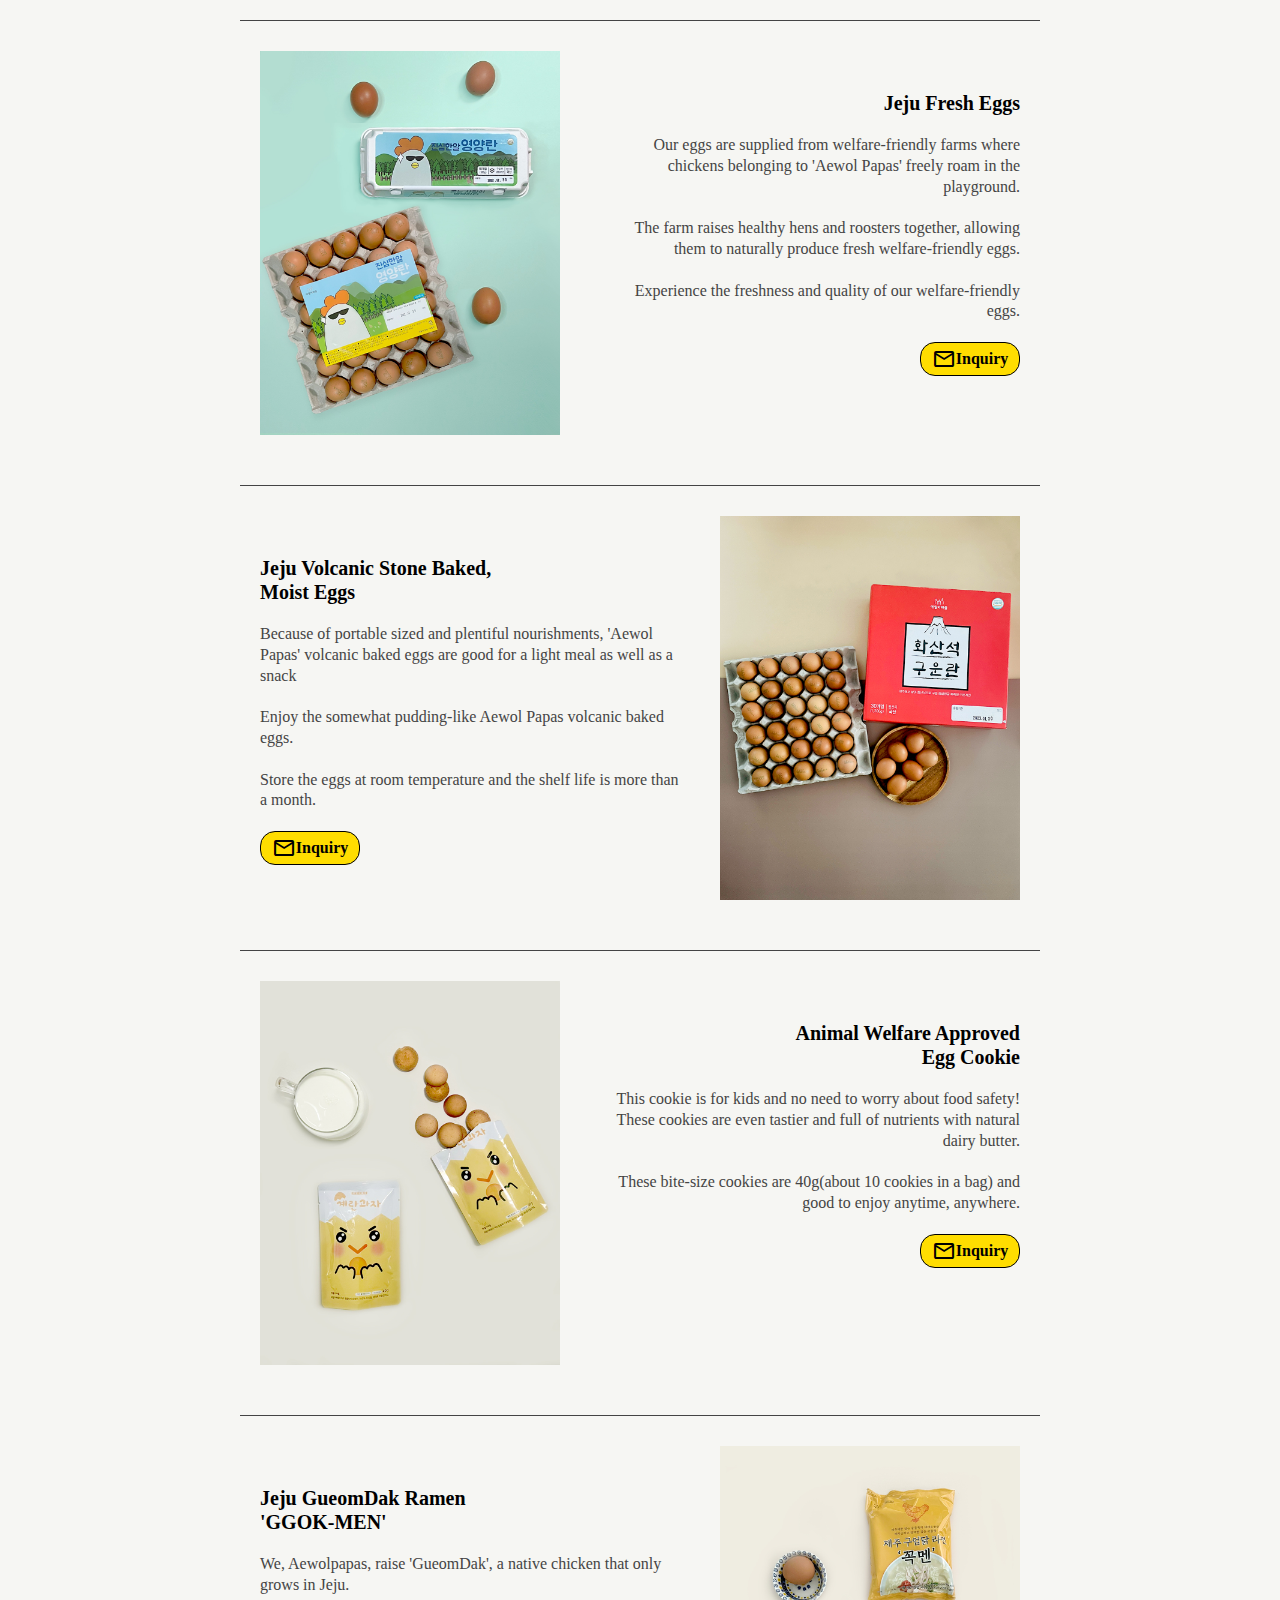
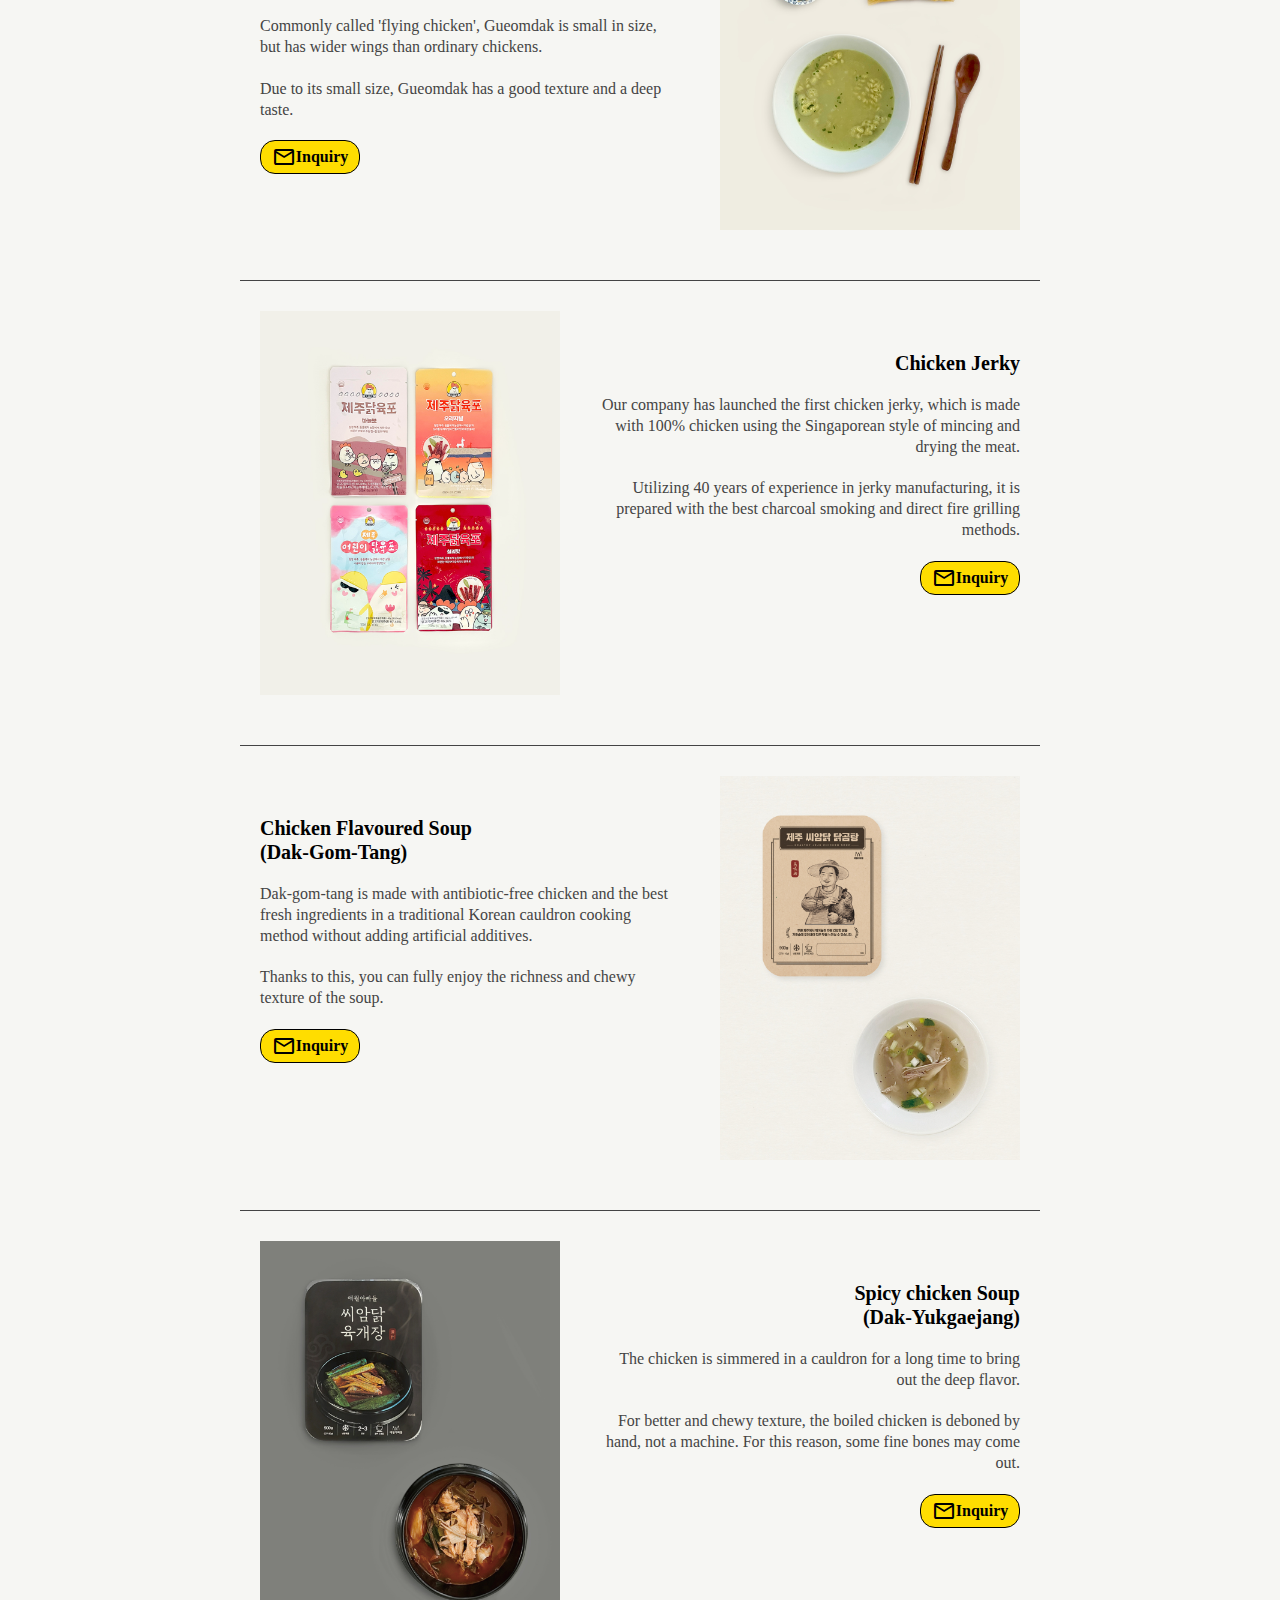
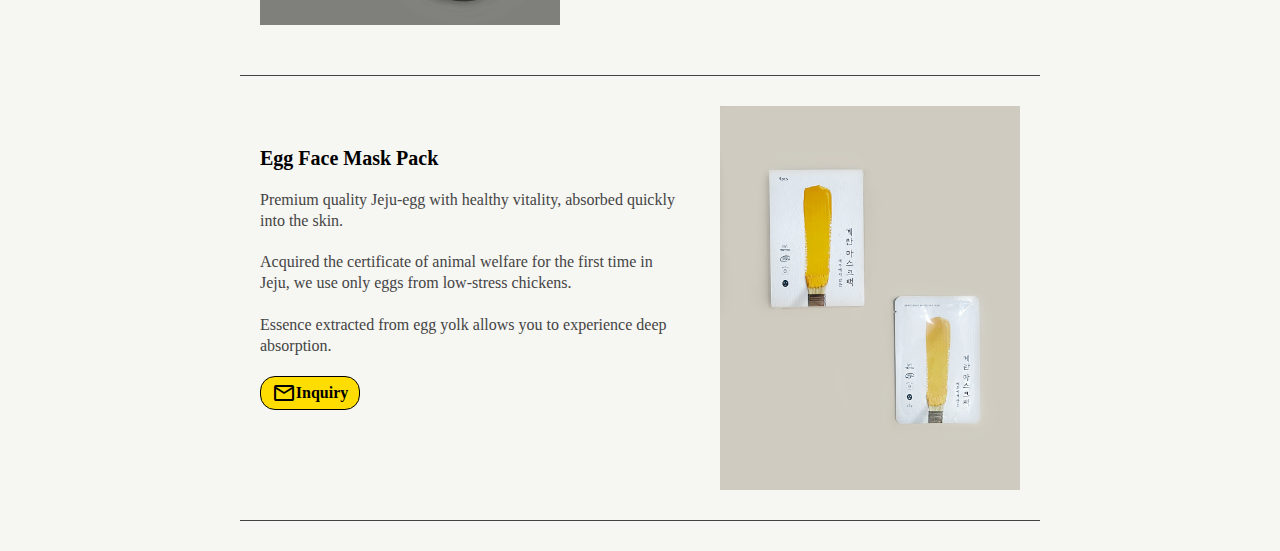
<file: detail.html>
<!DOCTYPE html>
<html lang="en">
<head>
    <meta charset="UTF-8">
    <meta http-equiv="X-UA-Compatible" content="IE=edge">
    <meta name="viewport" content="width=device-width, initial-scale=1.0">
    <title>AEWOLPAPAS-DETAIL</title>
    <link rel="stylesheet" href="./css/reset.css">
    <link rel="stylesheet" href="./css/detail.css">
    <link rel="stylesheet" href="https://fonts.googleapis.com/css2?family=Material+Symbols+Outlined:opsz,wght,FILL,GRAD@20..48,100..700,0..1,-50..200" />
</head>
<body>
    <section>
        <div class="productList">
            <div class="left">
                <img src="./img/detail/jejuFreshEggs.jpeg" alt="">
                <div>
                    <h3>Jeju Fresh Eggs</h3>
                    <p>Our eggs are supplied from welfare-friendly farms where chickens belonging to 'Aewol Papas' freely roam in the playground.
                    <br><br>
                    The farm raises healthy hens and roosters together,
                    allowing them to naturally produce
                    fresh welfare-friendly eggs.
                    <br><br>
                    Experience the freshness and quality of
                    our welfare-friendly eggs.
                </p>
                <a href="mailto:aeggpapas@naver.com?body=Country:%0D%0A Company Name: %0D%0A Your Website: %0D%0A the person in charge: %0D%0A Phone Number:%0D%0A Content:  ">
                    <span class="material-symbols-outlined">
                        mail
                    </span>
                    Inquiry
                </a>
                </div>
            </div>

            <div class="right">
                <img src="./img/detail/jejuVolcanicStoneBakedMoistEggs.jpeg" alt="">
                <div>
                    <h3>Jeju Volcanic Stone Baked,<br>
                    Moist Eggs</h3>
                    <p>Because of portable sized and plentiful
                    nourishments, 'Aewol Papas' volcanic
                    baked eggs are good for a light meal as
                    well as a snack
                    <br><br>
                    Enjoy the somewhat pudding-like
                    Aewol Papas volcanic baked eggs.
                    <br><br>
                    Store the eggs at room temperature
                    and the shelf life is more than a month.
                    </p>
                    <a href="mailto:aeggpapas@naver.com?body=Country:%0D%0A Company Name: %0D%0A Your Website: %0D%0A the person in charge: %0D%0A Phone Number:%0D%0A Content:  ">
                        <span class="material-symbols-outlined">
                            mail
                        </span>
                        Inquiry
                    </a>
                </div>
            </div>

            <div class="left">
                <img src="./img/detail/animalWelfareApperovedEggCookie.jpeg" alt="">
                <div>
                    <h3>Animal Welfare Approved<br>
                    Egg Cookie
                    </h3>
                    <p>This cookie is for kids and no need
                    to worry about food safety!
                    These cookies are even tastier and full of nutrients with natural dairy butter.
                    <br><br>
                    These bite-size cookies are 40g(about 10 cookies in a bag) and good to enjoy anytime, anywhere.
            </p>
                <a href="mailto:aeggpapas@naver.com?body=Country:%0D%0A Company Name: %0D%0A Your Website: %0D%0A the person in charge: %0D%0A Phone Number:%0D%0A Content:  ">
                    <span class="material-symbols-outlined">
                        mail
                    </span>
                    Inquiry
                </a>
                </div>
            </div>

            <div class="right">
                <img src="./img/detail/jejuGuedomDakRamen.jpeg" alt="">
                <div>
                    <h3>Jeju GueomDak Ramen<br>
                    'GGOK-MEN'</h3>
                    <p>We, Aewolpapas, raise 'GueomDak', a native chicken that only grows in Jeju.
                    <br><br>
                    Commonly called 'flying chicken', Gueomdak is small in size, but has wider wings than ordinary chickens.
                    <br><br>
                    Due to its small size, Gueomdak has a good texture and a deep taste.
                    </p>
                    <a href="mailto:aeggpapas@naver.com?body=Country:%0D%0A Company Name: %0D%0A Your Website: %0D%0A the person in charge: %0D%0A Phone Number:%0D%0A Content:  ">
                        <span class="material-symbols-outlined">
                            mail
                        </span>
                        Inquiry
                    </a>
                </div>
            </div>

            <div class="left">
                <img src="./img/detail/chickenJerky.png" alt="">
                <div>
                    <h3>Chicken Jerky</h3>
                    <p>Our company has launched the first chicken jerky,
                    which is made with 100% chicken using the Singaporean style of mincing and drying the meat.
                    <br><br>
                    Utilizing 40 years of experience in jerky manufacturing,
                    it is prepared with the best charcoal smoking and direct fire grilling methods.

                </p>
                <a href="mailto:aeggpapas@naver.com?body=Country:%0D%0A Company Name: %0D%0A Your Website: %0D%0A the person in charge: %0D%0A Phone Number:%0D%0A Content:  ">
                    <span class="material-symbols-outlined">
                        mail
                    </span>
                    Inquiry
                </a>
                </div>
            </div>

            <div class="right">
                <img src="./img/detail/chickenFlavouredSoup.jpeg" alt="">
                <div>
                    <h3>Chicken Flavoured Soup<br>
                    (Dak-Gom-Tang)</h3>
                    <p>Dak-gom-tang is made with antibiotic-free 
                    chicken and the best fresh ingredients in a traditional Korean cauldron cooking method without adding artificial additives.
                    <br><br>
                    Thanks to this, you can fully enjoy the richness and chewy texture of the soup.
                    </p>
                    <a href="mailto:aeggpapas@naver.com?body=Country:%0D%0A Company Name: %0D%0A Your Website: %0D%0A the person in charge: %0D%0A Phone Number:%0D%0A Content:  ">
                        <span class="material-symbols-outlined">
                            mail
                        </span>
                        Inquiry
                    </a>
                </div>
            </div>

            <div class="left">
                <img src="./img/detail/spicyChickenSoup.jpeg" alt="">
                <div>
                    <h3>Spicy chicken Soup<br>
                    (Dak-Yukgaejang)</h3>
                    <p>The chicken is simmered in a cauldron for a long time to bring out the deep flavor.
                    <br><br>
                    For better and chewy texture, the boiled chicken
                    is deboned by hand, not a machine.
                    For this reason, some fine bones may come out.
                    </p>
                    <a href="mailto:aeggpapas@naver.com?body=Country:%0D%0A Company Name: %0D%0A Your Website: %0D%0A the person in charge: %0D%0A Phone Number:%0D%0A Content:  ">
                        <span class="material-symbols-outlined">
                            mail
                        </span>
                        Inquiry
                    </a>
                </div>
            </div>

            <div class="right">
                <img src="./img/detail/eggFaceMaskPack.jpeg" alt="">
                <div>
                    <h3>Egg Face Mask Pack</h3>
                    <p>Premium quality Jeju-egg with healthy vitality, absorbed quickly into the skin.
                    <br><br>
                    Acquired the certificate of animal welfare
                    for the first time in Jeju, we use only eggs from low-stress chickens.
                    <br><br>
                    Essence extracted from egg yolk allows you to experience deep absorption.
                    </p>
                    <a href="mailto:aeggpapas@naver.com?body=Country:%0D%0A Company Name: %0D%0A Your Website: %0D%0A the person in charge: %0D%0A Phone Number:%0D%0A Content:  ">
                        <span class="material-symbols-outlined">
                            mail
                        </span>
                        Inquiry
                    </a>
                </div>
            </div>


        </div>
    </section>
</body>
</html>
</file>
<file: css/detail.css>
.productList{
    display: flex;
    flex-direction: column;
    width:800px;
    margin-left:auto;
    margin-right: auto;
}
a{
    margin-top: 20px;
    margin-left:auto;
    padding-top: 4px;
    padding-bottom: 4px;
    border : 1px solid black;
    background-color: #FFDD00;
    border-radius: 15px;
    display: flex;
    justify-content: center;
    align-items: center;
    text-align: center;

    font-weight: bold;
    width:100px;
}

.left a{
    margin-right:20px;
}
.right a {
    margin-left:20px;
}
.productList > div {
    padding-top:30px;
    padding-bottom: 30px;
    margin-top: 20px;
    border-top: 1px solid #444;

}
.productList > div:last-child{
    border-bottom: 1px solid #444;
    margin-bottom: 30px;
}
.productList img{
    margin-left: 20px;
    margin-right: 20px;
}
.productList > div h3{
    padding-top: 20px;
    margin-top: 20px;
    margin-left: 20px;
    margin-right: 20px;
    font-size:20px;
    line-height: 1.2;
}
.productList > div p{
    font-size: 16px;
    line-height: 1.3;
    display: flex;
    justify-content: left;
    margin-top:20px;
    color:#444;
    margin-left: 20px;
    margin-right: 20px;
}

.left{
    display: flex;
    justify-content: space-between;
}
.left h3{
    text-align: end;
}
.left p{
    align-items: right;
    text-align: end;
}

.right{
    display: flex;
    flex-direction: row-reverse;
    justify-content: space-between;


}

img{
    width:300px;
}
@media screen and (max-width: 1023px) {
    .productList{
        text-align: center;
        align-items: center;
        width:300px;
    }
    .left{
        flex-direction: column;
        display:flex;
        align-items: left;
    }
    .right{
        flex-direction: column;
        display:flex;
        align-items: left;
    }
    .productList > div h3{
        text-align:start
    }
    .left p{
        text-align: start;
    }
    .right p{
        text-align: start;
    }
    a{
        margin-left:auto !important;
        margin-right:auto !important;
    }
}
</file>
